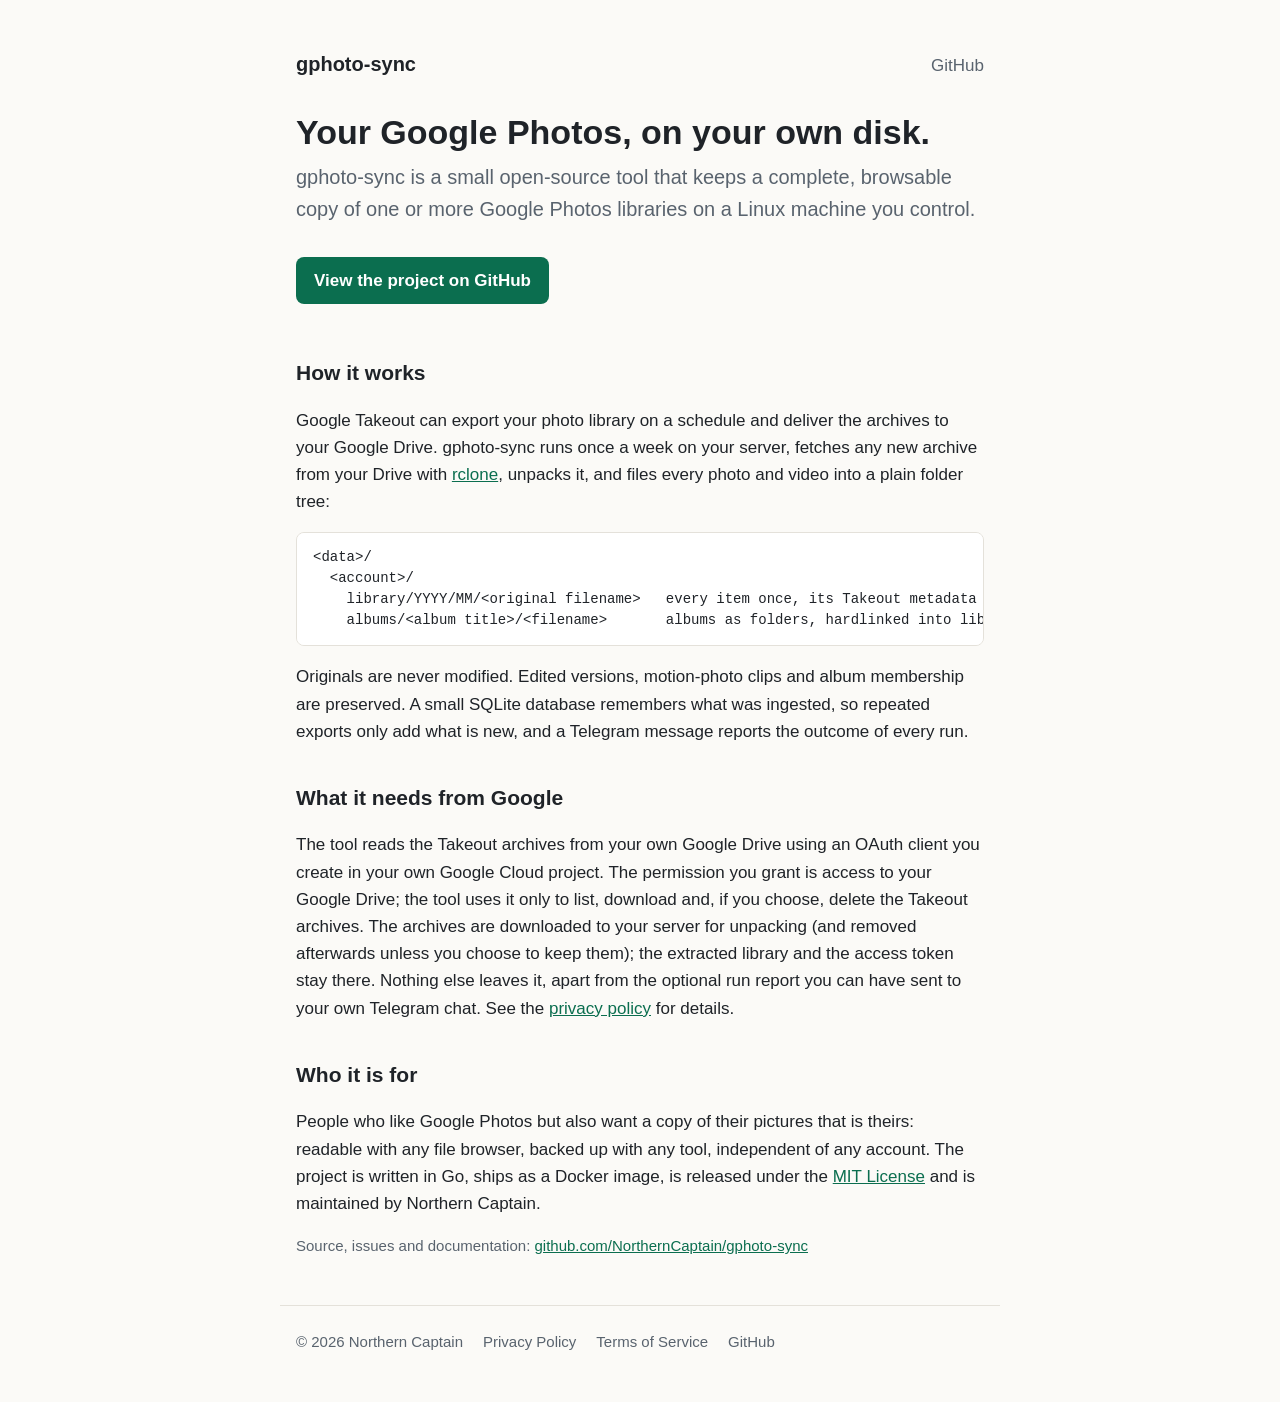
<file: docs/index.html>
<!doctype html>
<html lang="en">
<head>
  <meta charset="utf-8">
  <meta name="viewport" content="width=device-width, initial-scale=1">
  <title>gphoto-sync</title>
  <meta name="description" content="gphoto-sync keeps a self-hosted copy of your Google Photos library, built from Google Takeout exports delivered to Google Drive.">
  <link rel="stylesheet" href="style.css">
</head>
<body>
  <main>
    <header class="site">
      <a class="brand" href="index.html">gphoto-sync</a>
      <nav>
        <a href="https://github.com/NorthernCaptain/gphoto-sync">GitHub</a>
      </nav>
    </header>

    <h1>Your Google Photos, on your own disk.</h1>
    <p class="lead">gphoto-sync is a small open-source tool that keeps a complete, browsable copy of one or more Google Photos libraries on a Linux machine you control.</p>

    <a class="cta" href="https://github.com/NorthernCaptain/gphoto-sync">View the project on GitHub</a>

    <h2>How it works</h2>
    <p>Google Takeout can export your photo library on a schedule and deliver the archives to your Google Drive. gphoto-sync runs once a week on your server, fetches any new archive from your Drive with <a href="https://rclone.org/">rclone</a>, unpacks it, and files every photo and video into a plain folder tree:</p>
<pre>&lt;data&gt;/
  &lt;account&gt;/
    library/YYYY/MM/&lt;original filename&gt;   every item once, its Takeout metadata next to it
    albums/&lt;album title&gt;/&lt;filename&gt;       albums as folders, hardlinked into library/</pre>
    <p>Originals are never modified. Edited versions, motion-photo clips and album membership are preserved. A small SQLite database remembers what was ingested, so repeated exports only add what is new, and a Telegram message reports the outcome of every run.</p>

    <h2>What it needs from Google</h2>
    <p>The tool reads the Takeout archives from your own Google Drive using an OAuth client you create in your own Google Cloud project. The permission you grant is access to your Google Drive; the tool uses it only to list, download and, if you choose, delete the Takeout archives. The archives are downloaded to your server for unpacking (and removed afterwards unless you choose to keep them); the extracted library and the access token stay there. Nothing else leaves it, apart from the optional run report you can have sent to your own Telegram chat. See the <a href="privacy.html">privacy policy</a> for details.</p>

    <h2>Who it is for</h2>
    <p>People who like Google Photos but also want a copy of their pictures that is theirs: readable with any file browser, backed up with any tool, independent of any account. The project is written in Go, ships as a Docker image, is released under the <a href="https://github.com/NorthernCaptain/gphoto-sync/blob/main/LICENSE">MIT License</a> and is maintained by Northern Captain.</p>

    <p class="meta">Source, issues and documentation: <a href="https://github.com/NorthernCaptain/gphoto-sync">github.com/NorthernCaptain/gphoto-sync</a></p>
  </main>
  <footer>
    <span>© 2026 Northern Captain</span>
    <a href="privacy.html">Privacy Policy</a>
    <a href="terms.html">Terms of Service</a>
    <a href="https://github.com/NorthernCaptain/gphoto-sync">GitHub</a>
  </footer>
</body>
</html>
</file>
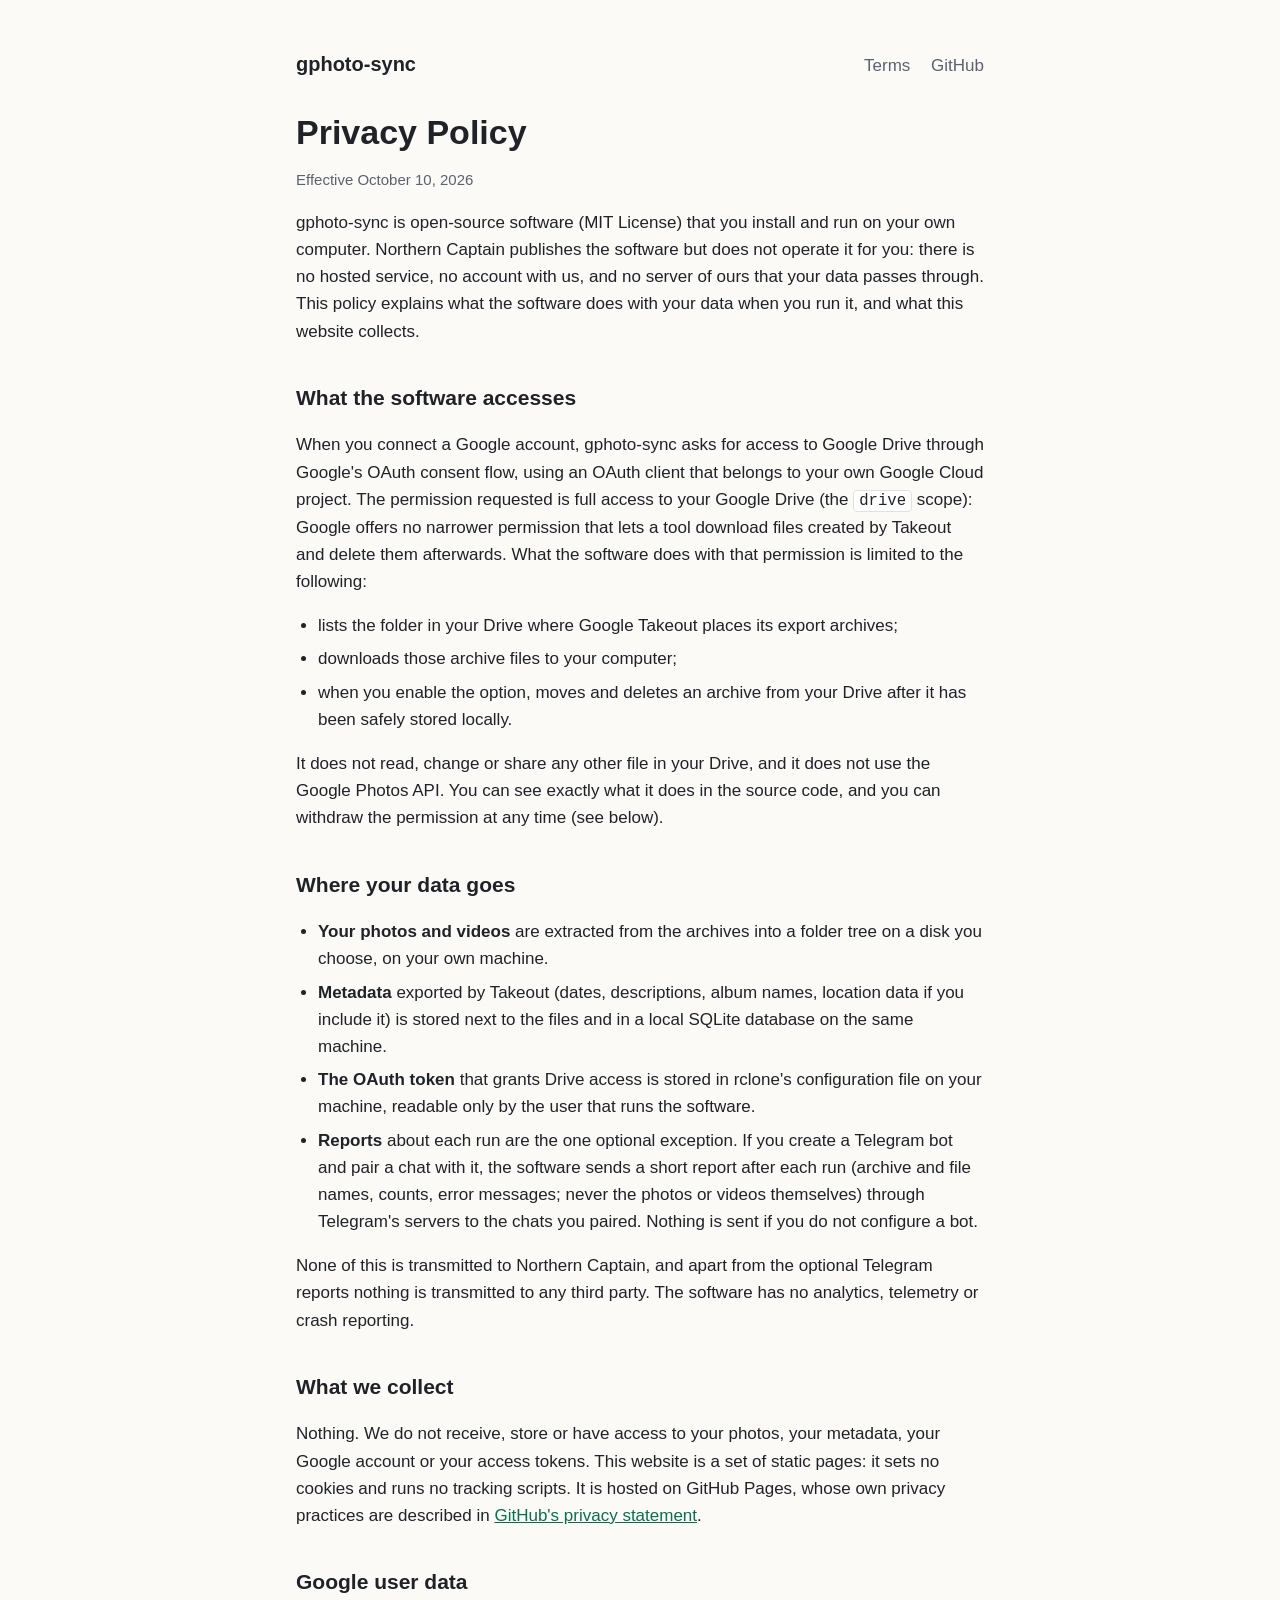
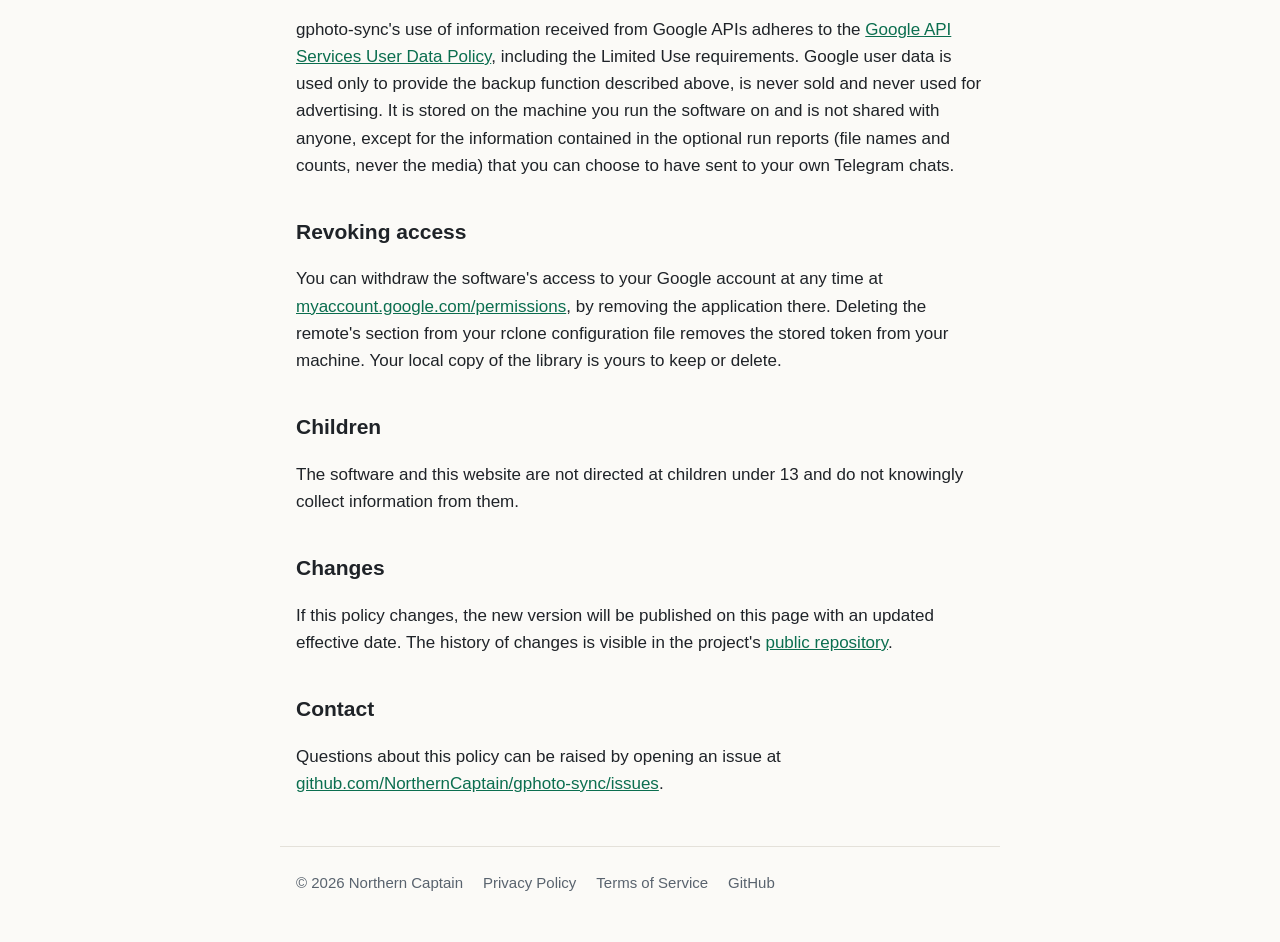
<file: docs/privacy.html>
<!doctype html>
<html lang="en">
<head>
  <meta charset="utf-8">
  <meta name="viewport" content="width=device-width, initial-scale=1">
  <title>Privacy Policy · gphoto-sync</title>
  <meta name="description" content="How gphoto-sync handles your data and your Google account access.">
  <link rel="stylesheet" href="style.css">
</head>
<body>
  <main>
    <header class="site">
      <a class="brand" href="index.html">gphoto-sync</a>
      <nav>
        <a href="terms.html">Terms</a>
        <a href="https://github.com/NorthernCaptain/gphoto-sync">GitHub</a>
      </nav>
    </header>

    <h1>Privacy Policy</h1>
    <p class="meta">Effective October 10, 2026</p>

    <p>gphoto-sync is open-source software (MIT License) that you install and run on your own computer. Northern Captain publishes the software but does not operate it for you: there is no hosted service, no account with us, and no server of ours that your data passes through. This policy explains what the software does with your data when you run it, and what this website collects.</p>

    <h2>What the software accesses</h2>
    <p>When you connect a Google account, gphoto-sync asks for access to Google Drive through Google's OAuth consent flow, using an OAuth client that belongs to your own Google Cloud project. The permission requested is full access to your Google Drive (the <code>drive</code> scope): Google offers no narrower permission that lets a tool download files created by Takeout and delete them afterwards. What the software does with that permission is limited to the following:</p>
    <ul>
      <li>lists the folder in your Drive where Google Takeout places its export archives;</li>
      <li>downloads those archive files to your computer;</li>
      <li>when you enable the option, moves and deletes an archive from your Drive after it has been safely stored locally.</li>
    </ul>
    <p>It does not read, change or share any other file in your Drive, and it does not use the Google Photos API. You can see exactly what it does in the source code, and you can withdraw the permission at any time (see below).</p>

    <h2>Where your data goes</h2>
    <ul>
      <li><strong>Your photos and videos</strong> are extracted from the archives into a folder tree on a disk you choose, on your own machine.</li>
      <li><strong>Metadata</strong> exported by Takeout (dates, descriptions, album names, location data if you include it) is stored next to the files and in a local SQLite database on the same machine.</li>
      <li><strong>The OAuth token</strong> that grants Drive access is stored in rclone's configuration file on your machine, readable only by the user that runs the software.</li>
      <li><strong>Reports</strong> about each run are the one optional exception. If you create a Telegram bot and pair a chat with it, the software sends a short report after each run (archive and file names, counts, error messages; never the photos or videos themselves) through Telegram's servers to the chats you paired. Nothing is sent if you do not configure a bot.</li>
    </ul>
    <p>None of this is transmitted to Northern Captain, and apart from the optional Telegram reports nothing is transmitted to any third party. The software has no analytics, telemetry or crash reporting.</p>

    <h2>What we collect</h2>
    <p>Nothing. We do not receive, store or have access to your photos, your metadata, your Google account or your access tokens. This website is a set of static pages: it sets no cookies and runs no tracking scripts. It is hosted on GitHub Pages, whose own privacy practices are described in <a href="https://docs.github.com/en/site-policy/privacy-policies/github-general-privacy-statement">GitHub's privacy statement</a>.</p>

    <h2>Google user data</h2>
    <p>gphoto-sync's use of information received from Google APIs adheres to the <a href="https://developers.google.com/terms/api-services-user-data-policy">Google API Services User Data Policy</a>, including the Limited Use requirements. Google user data is used only to provide the backup function described above, is never sold and never used for advertising. It is stored on the machine you run the software on and is not shared with anyone, except for the information contained in the optional run reports (file names and counts, never the media) that you can choose to have sent to your own Telegram chats.</p>

    <h2>Revoking access</h2>
    <p>You can withdraw the software's access to your Google account at any time at <a href="https://myaccount.google.com/permissions">myaccount.google.com/permissions</a>, by removing the application there. Deleting the remote's section from your rclone configuration file removes the stored token from your machine. Your local copy of the library is yours to keep or delete.</p>

    <h2>Children</h2>
    <p>The software and this website are not directed at children under 13 and do not knowingly collect information from them.</p>

    <h2>Changes</h2>
    <p>If this policy changes, the new version will be published on this page with an updated effective date. The history of changes is visible in the project's <a href="https://github.com/NorthernCaptain/gphoto-sync">public repository</a>.</p>

    <h2>Contact</h2>
    <p>Questions about this policy can be raised by opening an issue at <a href="https://github.com/NorthernCaptain/gphoto-sync/issues">github.com/NorthernCaptain/gphoto-sync/issues</a>.</p>
  </main>
  <footer>
    <span>© 2026 Northern Captain</span>
    <a href="privacy.html">Privacy Policy</a>
    <a href="terms.html">Terms of Service</a>
    <a href="https://github.com/NorthernCaptain/gphoto-sync">GitHub</a>
  </footer>
</body>
</html>
</file>
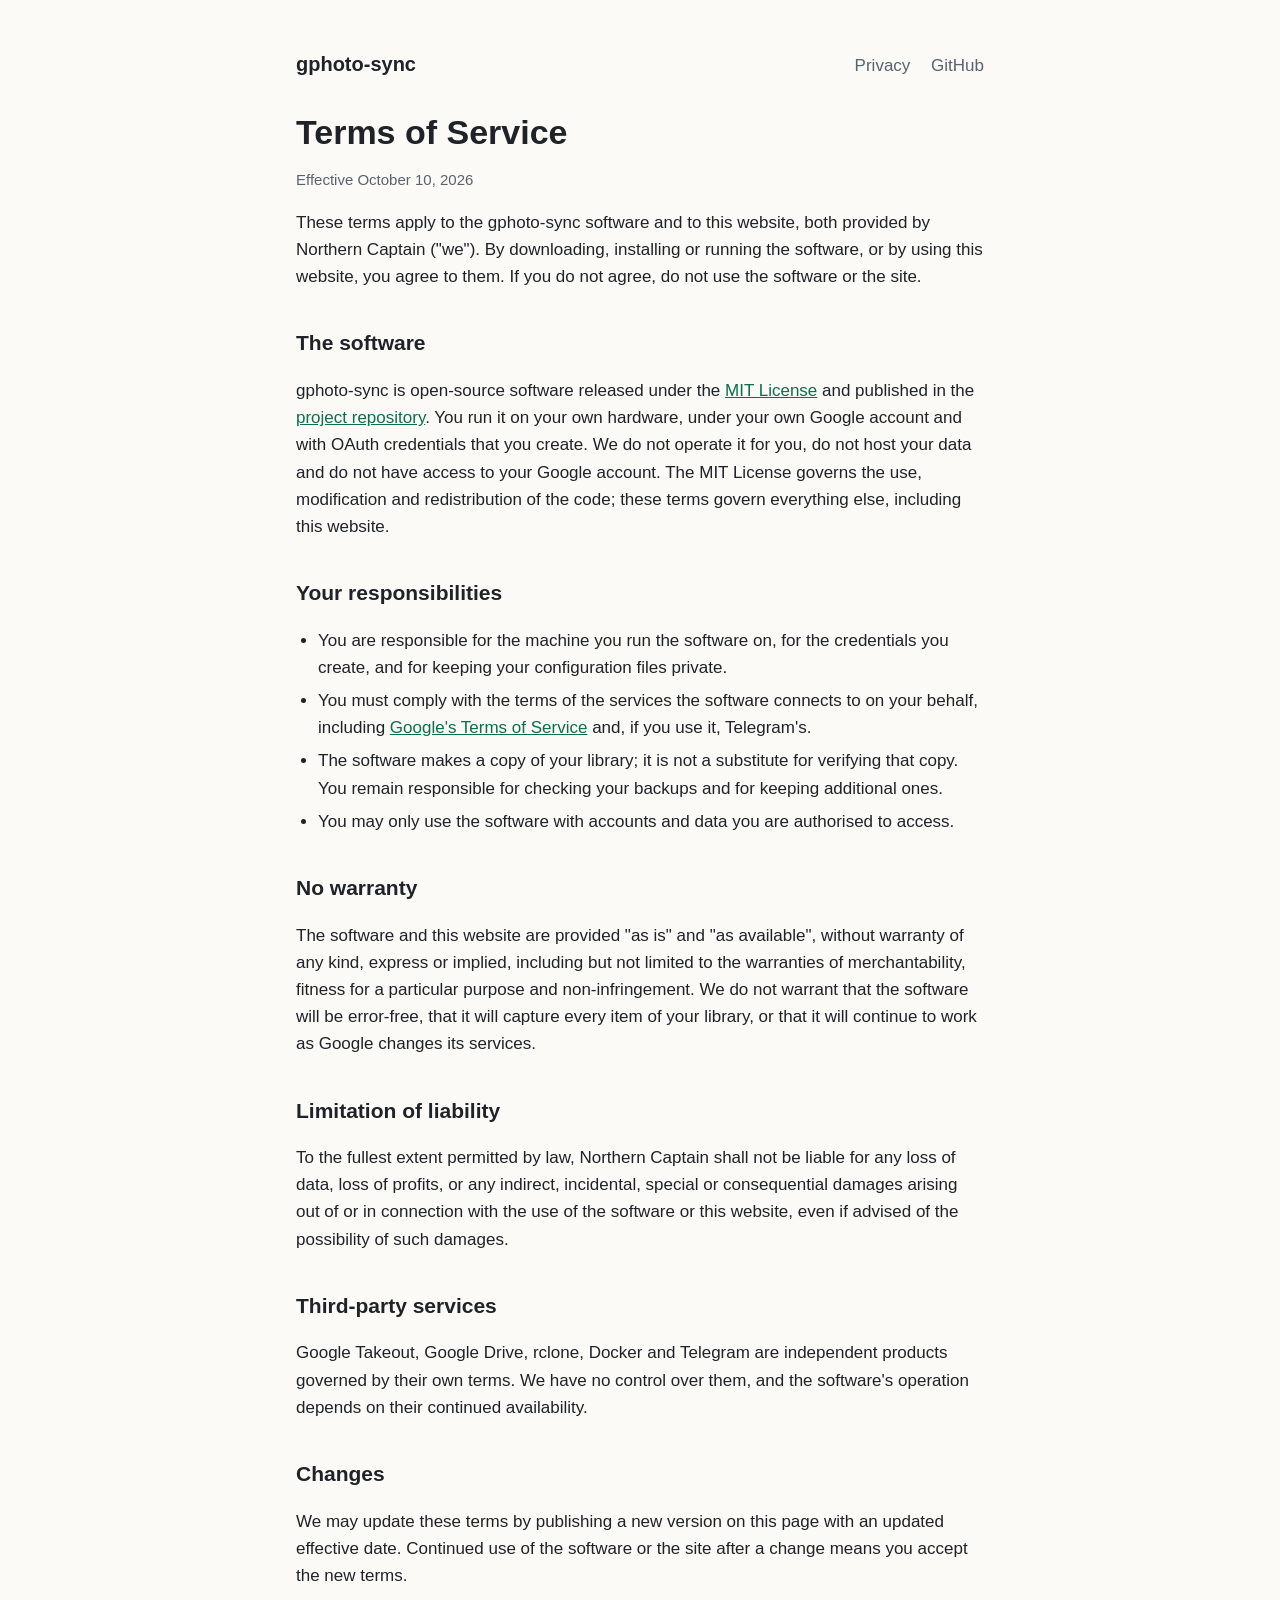
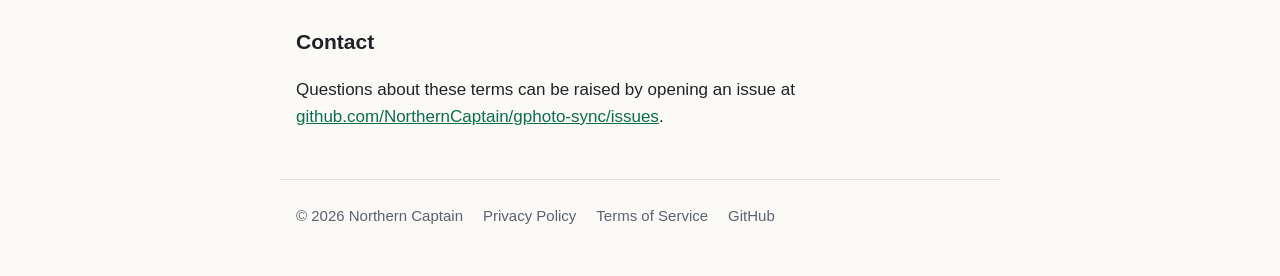
<file: docs/terms.html>
<!doctype html>
<html lang="en">
<head>
  <meta charset="utf-8">
  <meta name="viewport" content="width=device-width, initial-scale=1">
  <title>Terms of Service · gphoto-sync</title>
  <meta name="description" content="Terms under which gphoto-sync and this website are provided.">
  <link rel="stylesheet" href="style.css">
</head>
<body>
  <main>
    <header class="site">
      <a class="brand" href="index.html">gphoto-sync</a>
      <nav>
        <a href="privacy.html">Privacy</a>
        <a href="https://github.com/NorthernCaptain/gphoto-sync">GitHub</a>
      </nav>
    </header>

    <h1>Terms of Service</h1>
    <p class="meta">Effective October 10, 2026</p>

    <p>These terms apply to the gphoto-sync software and to this website, both provided by Northern Captain ("we"). By downloading, installing or running the software, or by using this website, you agree to them. If you do not agree, do not use the software or the site.</p>

    <h2>The software</h2>
    <p>gphoto-sync is open-source software released under the <a href="https://github.com/NorthernCaptain/gphoto-sync/blob/main/LICENSE">MIT License</a> and published in the <a href="https://github.com/NorthernCaptain/gphoto-sync">project repository</a>. You run it on your own hardware, under your own Google account and with OAuth credentials that you create. We do not operate it for you, do not host your data and do not have access to your Google account. The MIT License governs the use, modification and redistribution of the code; these terms govern everything else, including this website.</p>

    <h2>Your responsibilities</h2>
    <ul>
      <li>You are responsible for the machine you run the software on, for the credentials you create, and for keeping your configuration files private.</li>
      <li>You must comply with the terms of the services the software connects to on your behalf, including <a href="https://policies.google.com/terms">Google's Terms of Service</a> and, if you use it, Telegram's.</li>
      <li>The software makes a copy of your library; it is not a substitute for verifying that copy. You remain responsible for checking your backups and for keeping additional ones.</li>
      <li>You may only use the software with accounts and data you are authorised to access.</li>
    </ul>

    <h2>No warranty</h2>
    <p>The software and this website are provided "as is" and "as available", without warranty of any kind, express or implied, including but not limited to the warranties of merchantability, fitness for a particular purpose and non-infringement. We do not warrant that the software will be error-free, that it will capture every item of your library, or that it will continue to work as Google changes its services.</p>

    <h2>Limitation of liability</h2>
    <p>To the fullest extent permitted by law, Northern Captain shall not be liable for any loss of data, loss of profits, or any indirect, incidental, special or consequential damages arising out of or in connection with the use of the software or this website, even if advised of the possibility of such damages.</p>

    <h2>Third-party services</h2>
    <p>Google Takeout, Google Drive, rclone, Docker and Telegram are independent products governed by their own terms. We have no control over them, and the software's operation depends on their continued availability.</p>

    <h2>Changes</h2>
    <p>We may update these terms by publishing a new version on this page with an updated effective date. Continued use of the software or the site after a change means you accept the new terms.</p>

    <h2>Contact</h2>
    <p>Questions about these terms can be raised by opening an issue at <a href="https://github.com/NorthernCaptain/gphoto-sync/issues">github.com/NorthernCaptain/gphoto-sync/issues</a>.</p>
  </main>
  <footer>
    <span>© 2026 Northern Captain</span>
    <a href="privacy.html">Privacy Policy</a>
    <a href="terms.html">Terms of Service</a>
    <a href="https://github.com/NorthernCaptain/gphoto-sync">GitHub</a>
  </footer>
</body>
</html>
</file>
<file: docs/style.css>
:root {
  --bg: #fbfaf7;
  --fg: #1f2328;
  --muted: #59636e;
  --accent: #0b6e4f;
  --rule: #e4e1da;
  --card: #ffffff;
}
@media (prefers-color-scheme: dark) {
  :root {
    --bg: #15171a;
    --fg: #e6e6e3;
    --muted: #9aa3ad;
    --accent: #5fc39b;
    --rule: #2b2f35;
    --card: #1c1f24;
  }
}
* { box-sizing: border-box; }
html { -webkit-text-size-adjust: 100%; }
body {
  margin: 0;
  background: var(--bg);
  color: var(--fg);
  font: 17px/1.6 -apple-system, BlinkMacSystemFont, "Segoe UI", Roboto, Helvetica, Arial, sans-serif;
}
main {
  max-width: 720px;
  margin: 0 auto;
  padding: 48px 16px 32px;
}
header.site {
  display: flex;
  align-items: baseline;
  justify-content: space-between;
  gap: 16px;
  flex-wrap: wrap;
  margin-bottom: 32px;
}
header.site .brand {
  font-weight: 700;
  font-size: 20px;
  text-decoration: none;
  color: var(--fg);
}
header.site nav a {
  color: var(--muted);
  text-decoration: none;
  margin-left: 16px;
}
header.site nav a:hover, footer a:hover, main a:hover { text-decoration: underline; }
h1 { font-size: 34px; line-height: 1.2; margin: 0 0 8px; }
h2 { font-size: 21px; margin: 36px 0 8px; }
p.lead { font-size: 20px; color: var(--muted); margin: 0 0 24px; }
p.meta { color: var(--muted); font-size: 15px; }
main a { color: var(--accent); }
ul { padding-left: 22px; }
li { margin: 6px 0; }
code {
  font-size: 0.92em;
  background: var(--card);
  border: 1px solid var(--rule);
  border-radius: 4px;
  padding: 1px 5px;
}
pre {
  background: var(--card);
  border: 1px solid var(--rule);
  border-radius: 8px;
  padding: 14px 16px;
  overflow-x: auto;
  font-size: 14px;
  line-height: 1.5;
}
.cta {
  display: inline-block;
  margin: 8px 0 16px;
  padding: 10px 18px;
  border-radius: 8px;
  background: var(--accent);
  color: #fff !important;
  text-decoration: none;
  font-weight: 600;
}
footer {
  max-width: 720px;
  margin: 0 auto;
  padding: 24px 16px 48px;
  border-top: 1px solid var(--rule);
  color: var(--muted);
  font-size: 15px;
  display: flex;
  flex-wrap: wrap;
  gap: 8px 20px;
}
footer a { color: var(--muted); text-decoration: none; }
</file>
